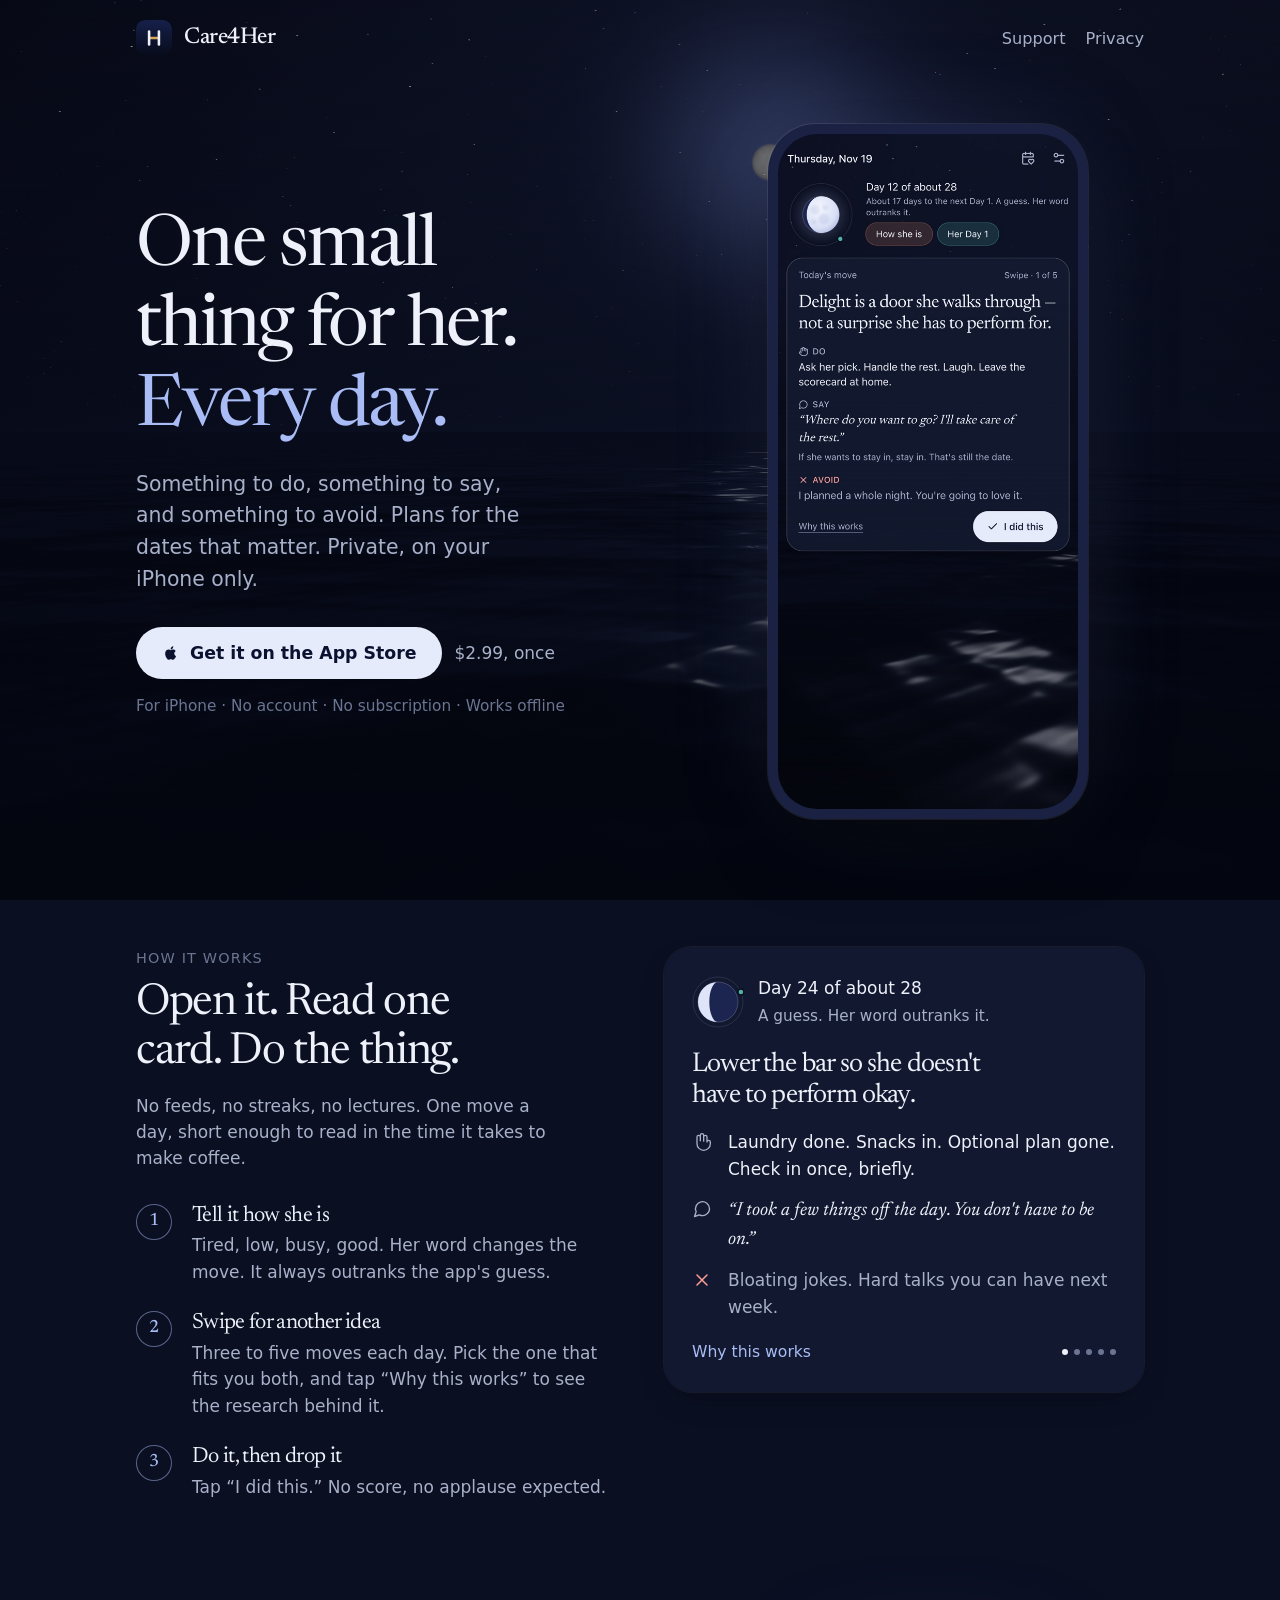
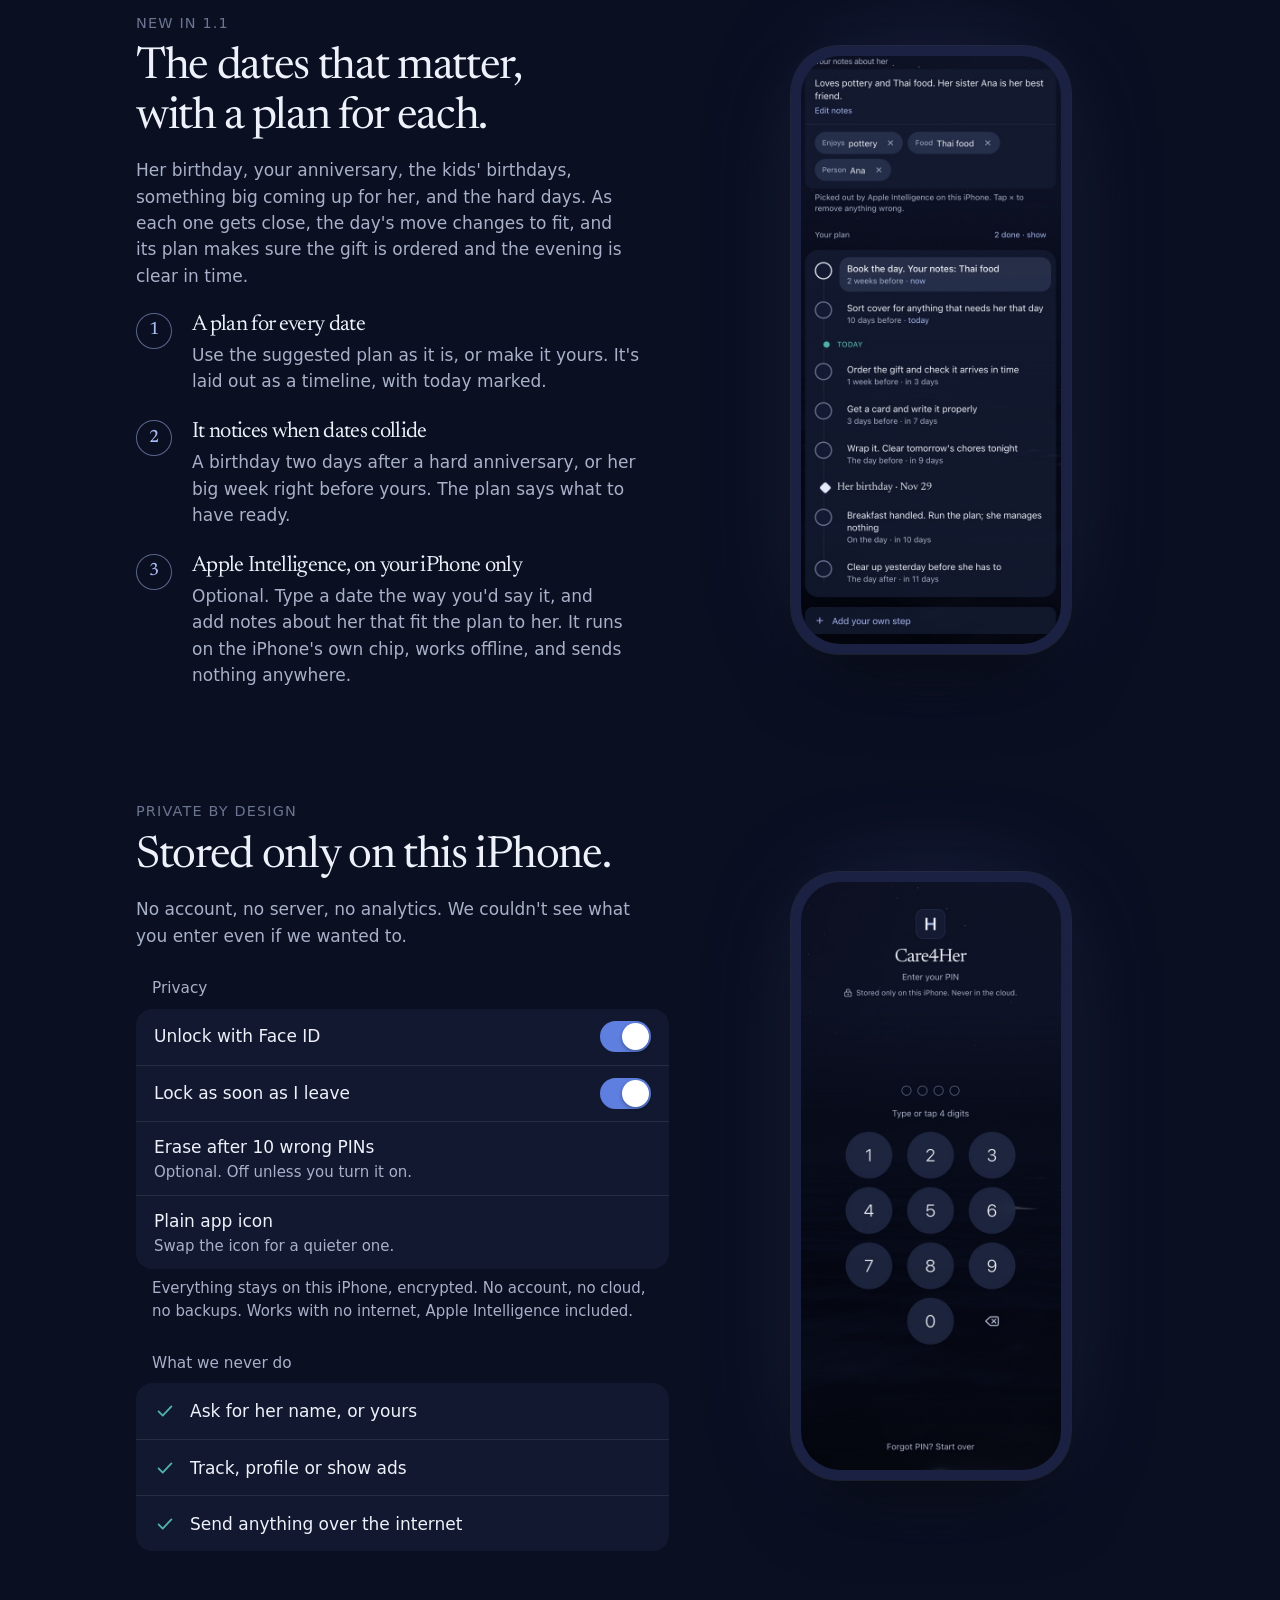
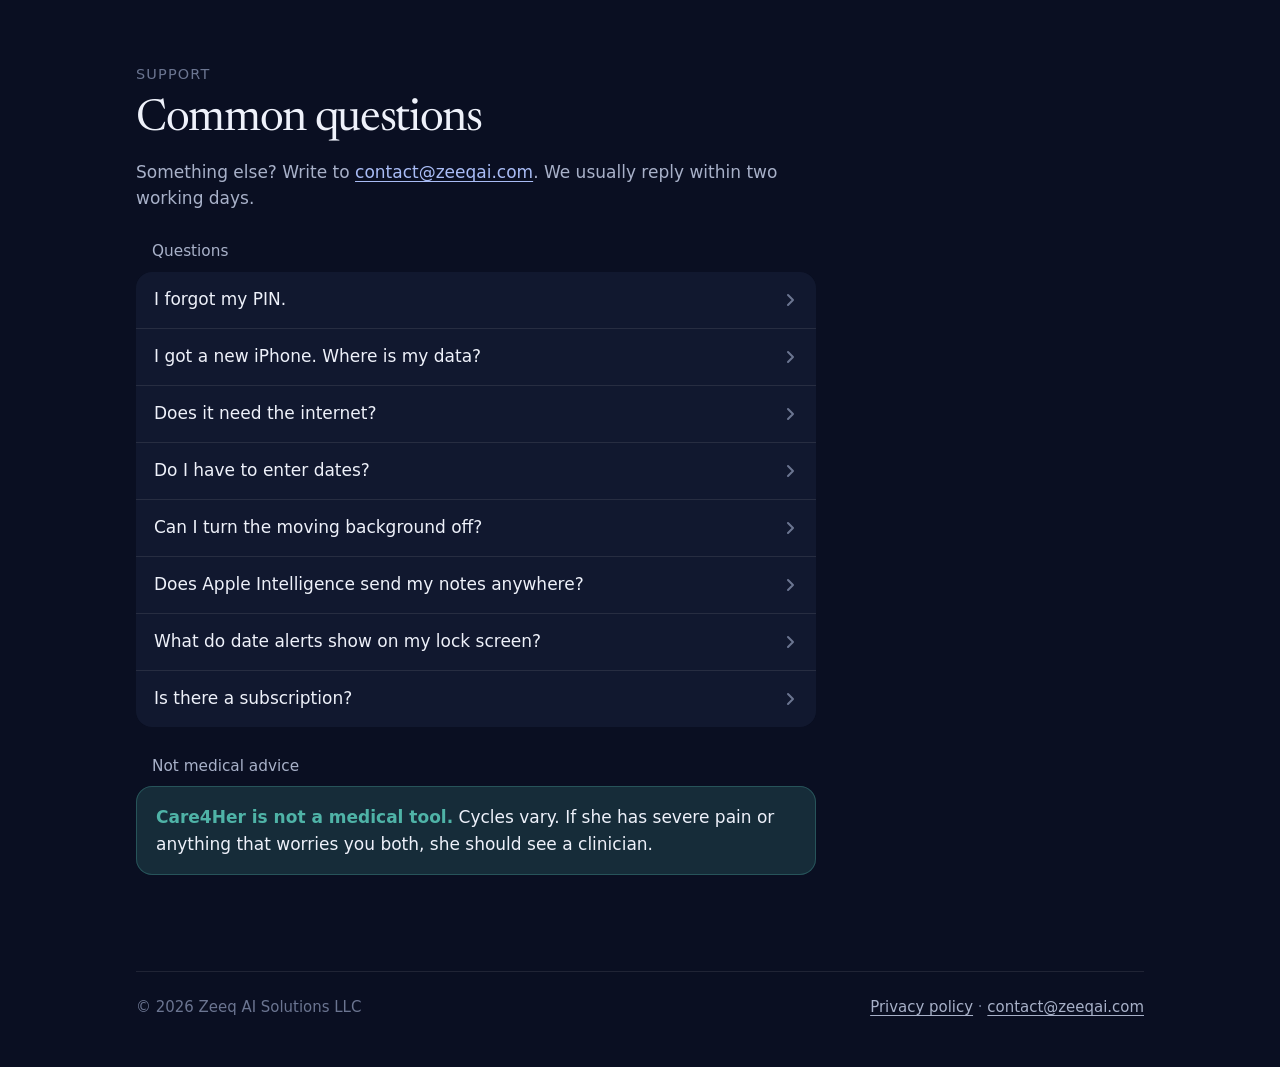
<file: index.html>
<!doctype html>
<html lang="en">
<head>
<meta charset="utf-8">
<meta name="viewport" content="width=device-width, initial-scale=1, viewport-fit=cover">
<title>Care4Her</title>
<meta name="description" content="Care4Her gives you one small thing to do for her each day. Private, on your iPhone only. No account, no tracking.">
<meta name="theme-color" content="#0a0f22">
<link rel="icon" href="favicon.svg">
<link rel="apple-touch-icon" href="favicon.svg">
<link rel="preconnect" href="https://fonts.googleapis.com">
<link rel="preconnect" href="https://fonts.gstatic.com" crossorigin>
<link rel="stylesheet" href="https://fonts.googleapis.com/css2?family=Newsreader:ital,opsz,wght@0,6..72,400;0,6..72,500;1,6..72,400&display=swap">
<link rel="stylesheet" href="style.css">
</head>
<body>
<canvas id="ocean" aria-hidden="true"></canvas>
<div class="shade" aria-hidden="true"></div>

<div class="wrap">
  <header class="top">
    <a class="brand" href="./"><img src="favicon.svg" alt="">Care4Her</a>
    <nav><a href="#support">Support</a><a href="privacy.html">Privacy</a></nav>
  </header>

  <main>
    <div class="hero">
      <div>
        <h1 class="rise">One small thing for her.<br><span class="brass">Every day.</span></h1>
        <p class="lede rise d1">Something to do, something to say, and something to avoid. Plans for the dates that matter. Private, on your iPhone only.</p>
        <div class="cta rise d2">
          <a class="btn btn-primary" href="https://apps.apple.com/app/id6836487883">
            <svg viewBox="0 0 24 24" fill="currentColor" aria-hidden="true"><path d="M16.37 12.6c-.02-2.27 1.86-3.36 1.94-3.41-1.06-1.55-2.7-1.76-3.28-1.78-1.4-.14-2.73.82-3.44.82-.71 0-1.8-.8-2.96-.78-1.52.02-2.93.89-3.71 2.25-1.58 2.75-.4 6.81 1.14 9.04.75 1.09 1.65 2.31 2.82 2.27 1.13-.05 1.56-.73 2.93-.73 1.37 0 1.75.73 2.95.71 1.22-.02 1.99-1.11 2.73-2.2.86-1.26 1.21-2.48 1.23-2.55-.03-.01-2.36-.9-2.38-3.58zM14.12 5.93c.62-.76 1.04-1.8.93-2.85-.9.04-1.99.6-2.63 1.35-.58.67-1.08 1.74-.95 2.77 1 .08 2.03-.51 2.65-1.27z"/></svg>
            Get it on the App Store
          </a>
          <span class="muted">$2.99, once</span>
        </div>
        <p class="fine rise d2">For iPhone · No account · No subscription · Works offline</p>
      </div>
      <div class="phone rise d1"><img src="img/01-today.jpg" alt="The Today screen in Care4Her: a moon showing where she is in her cycle, and a move with what to do, what to say and what to avoid." width="600" height="1304"></div>
    </div>

    <section>
      <div class="move">
        <div>
          <p class="eyebrow">How it works</p>
          <h2>Open it. Read one card. Do the thing.</h2>
          <p class="muted" style="margin:0 0 32px;max-width:44ch">No feeds, no streaks, no lectures. One move a day, short enough to read in the time it takes to make coffee.</p>
          <ol class="steps">
            <li><div><h3>Tell it how she is</h3><p>Tired, low, busy, good. Her word changes the move. It always outranks the app's guess.</p></div></li>
            <li><div><h3>Swipe for another idea</h3><p>Three to five moves each day. Pick the one that fits you both, and tap “Why this works” to see the research behind it.</p></div></li>
            <li><div><h3>Do it, then drop it</h3><p>Tap “I did this.” No score, no applause expected.</p></div></li>
          </ol>
        </div>

        <div class="card" aria-label="Example of a day's move">
          <div class="day">
            <svg class="ring" viewBox="0 0 52 52" aria-hidden="true"><circle cx="26" cy="26" r="25" fill="none" stroke="rgb(255 255 255 / 0.1)"/><circle cx="26" cy="26" r="20" fill="#1c2550" stroke="rgb(214 224 255 / 0.22)"/><path d="M 26 6 A 20 20 0 0 0 26 46 A 8.678 20 0 0 1 26 6 Z" fill="#dfe5f8"/><circle cx="48.9" cy="15.9" r="3" fill="#4fb3a7" stroke="#0a0f22" stroke-width="1.5"/></svg>
            <div><b>Day 24 of about 28</b><span>A guess. Her word outranks it.</span></div>
          </div>
          <h3>Lower the bar so she doesn't have to perform okay.</h3>
          <ul class="lines">
            <li><svg viewBox="0 0 24 24" fill="none" stroke="currentColor" stroke-width="1.6" stroke-linecap="round" stroke-linejoin="round" aria-hidden="true"><path d="M18 11V6a2 2 0 0 0-4 0v5M14 10V4a2 2 0 0 0-4 0v6M10 10.5V6a2 2 0 0 0-4 0v8a8 8 0 0 0 16 0v-2a2 2 0 0 0-4 0"/></svg><span><span class="sr">Do: </span>Laundry done. Snacks in. Optional plan gone. Check in once, briefly.</span></li>
            <li class="say"><svg viewBox="0 0 24 24" fill="none" stroke="currentColor" stroke-width="1.6" stroke-linecap="round" stroke-linejoin="round" aria-hidden="true"><path d="M21 11.5a8.4 8.4 0 0 1-12.2 7.5L3 21l2-5.8A8.4 8.4 0 1 1 21 11.5z"/></svg><span><q>I took a few things off the day. You don't have to be on.</q></span></li>
            <li class="avoid"><svg viewBox="0 0 24 24" fill="none" stroke="currentColor" stroke-width="1.8" stroke-linecap="round" aria-hidden="true"><path d="M6 6l12 12M18 6L6 18"/></svg><span>Bloating jokes. Hard talks you can have next week.</span></li>
          </ul>
          <div class="why"><span>Why this works</span><span class="dots" aria-hidden="true"><i></i><i></i><i></i><i></i><i></i></span></div>
        </div>
      </div>
    </section>

    <section>
      <div class="privacy-grid">
        <div>
          <p class="eyebrow">New in 1.1</p>
          <h2>The dates that matter, with a plan for each.</h2>
          <p class="muted" style="margin:0 0 24px;max-width:46ch">Her birthday, your anniversary, the kids' birthdays, something big coming up for her, and the hard days. As each one gets close, the day's move changes to fit, and its plan makes sure the gift is ordered and the evening is clear in time.</p>
          <ol class="steps">
            <li><div><h3>A plan for every date</h3><p>Use the suggested plan as it is, or make it yours. It's laid out as a timeline, with today marked.</p></div></li>
            <li><div><h3>It notices when dates collide</h3><p>A birthday two days after a hard anniversary, or her big week right before yours. The plan says what to have ready.</p></div></li>
            <li><div><h3>Apple Intelligence, on your iPhone only</h3><p>Optional. Type a date the way you'd say it, and add notes about her that fit the plan to her. It runs on the iPhone's own chip, works offline, and sends nothing anywhere.</p></div></li>
          </ol>
        </div>
        <div class="phone"><img src="img/03-plan.jpg" alt="A plan for her birthday in Care4Her: notes about her, facts picked out on the iPhone, and steps on a timeline." width="600" height="1304" loading="lazy"></div>
      </div>
    </section>

    <section>
      <div class="privacy-grid">
        <div>
          <p class="eyebrow">Private by design</p>
          <h2>Stored only on this iPhone.</h2>
          <p class="muted" style="margin:0;max-width:46ch">No account, no server, no analytics. We couldn't see what you enter even if we wanted to.</p>

          <p class="group-label">Privacy</p>
          <div class="group">
            <div class="row"><span class="label">Unlock with Face ID</span><span class="switch" aria-hidden="true"></span></div>
            <div class="row"><span class="label">Lock as soon as I leave</span><span class="switch" aria-hidden="true"></span></div>
            <div class="row"><span class="label">Erase after 10 wrong PINs<small>Optional. Off unless you turn it on.</small></span></div>
            <div class="row"><span class="label">Plain app icon<small>Swap the icon for a quieter one.</small></span></div>
          </div>
          <p class="group-foot">Everything stays on this iPhone, encrypted. No account, no cloud, no backups. Works with no internet, Apple Intelligence included.</p>

          <p class="group-label">What we never do</p>
          <div class="group">
            <div class="row"><svg class="check" viewBox="0 0 24 24" fill="none" stroke="currentColor" stroke-width="2" stroke-linecap="round" stroke-linejoin="round" aria-hidden="true"><path d="M5 12.5l4.5 4.5L19 7"/></svg><span class="label">Ask for her name, or yours</span></div>
            <div class="row"><svg class="check" viewBox="0 0 24 24" fill="none" stroke="currentColor" stroke-width="2" stroke-linecap="round" stroke-linejoin="round" aria-hidden="true"><path d="M5 12.5l4.5 4.5L19 7"/></svg><span class="label">Track, profile or show ads</span></div>
            <div class="row"><svg class="check" viewBox="0 0 24 24" fill="none" stroke="currentColor" stroke-width="2" stroke-linecap="round" stroke-linejoin="round" aria-hidden="true"><path d="M5 12.5l4.5 4.5L19 7"/></svg><span class="label">Send anything over the internet</span></div>
          </div>
        </div>
        <div class="phone"><img src="img/06-lock.jpg" alt="The Care4Her lock screen: stored only on this iPhone, never in the cloud." width="600" height="1304" loading="lazy"></div>
      </div>
    </section>

    <section id="support">
      <div class="narrow">
        <p class="eyebrow">Support</p>
        <h2>Common questions</h2>
        <p class="muted" style="margin:0">Something else? Write to <a href="mailto:contact@zeeqai.com">contact@zeeqai.com</a>. We usually reply within two working days.</p>

        <p class="group-label">Questions</p>
        <div class="group">
          <details><summary><span>I forgot my PIN.</span><svg viewBox="0 0 16 16" fill="none" stroke="currentColor" stroke-width="2" stroke-linecap="round" stroke-linejoin="round" aria-hidden="true"><path d="M6 3l5 5-5 5"/></svg></summary><p>On the lock screen, tap “Forgot PIN? Start over”. There is no account, so nothing can be recovered. That is what keeps it private.</p></details>
          <details><summary><span>I got a new iPhone. Where is my data?</span><svg viewBox="0 0 16 16" fill="none" stroke="currentColor" stroke-width="2" stroke-linecap="round" stroke-linejoin="round" aria-hidden="true"><path d="M6 3l5 5-5 5"/></svg></summary><p>Care4Her keeps everything on the phone it was set up on, and never in backups or iCloud. On a new phone you start fresh.</p></details>
          <details><summary><span>Does it need the internet?</span><svg viewBox="0 0 16 16" fill="none" stroke="currentColor" stroke-width="2" stroke-linecap="round" stroke-linejoin="round" aria-hidden="true"><path d="M6 3l5 5-5 5"/></svg></summary><p>No. It works fully offline and sends nothing anywhere.</p></details>
          <details><summary><span>Do I have to enter dates?</span><svg viewBox="0 0 16 16" fill="none" stroke="currentColor" stroke-width="2" stroke-linecap="round" stroke-linejoin="round" aria-hidden="true"><path d="M6 3l5 5-5 5"/></svg></summary><p>No. Choose “Use it without dates” during setup, or turn “Keep her dates” off later in Settings, which deletes them. You'll get everyday moves instead.</p></details>
          <details><summary><span>Can I turn the moving background off?</span><svg viewBox="0 0 16 16" fill="none" stroke="currentColor" stroke-width="2" stroke-linecap="round" stroke-linejoin="round" aria-hidden="true"><path d="M6 3l5 5-5 5"/></svg></summary><p>Yes. Settings → Background lets you pick Ocean, Calm ocean, Still or Off. The app also follows your iPhone's Reduce Motion setting.</p></details>
          <details><summary><span>Does Apple Intelligence send my notes anywhere?</span><svg viewBox="0 0 16 16" fill="none" stroke="currentColor" stroke-width="2" stroke-linecap="round" stroke-linejoin="round" aria-hidden="true"><path d="M6 3l5 5-5 5"/></svg></summary><p>No. Care4Her uses only Apple's on-device model, on iPhones that have Apple Intelligence turned on. It runs on the phone's own chip and works in flight mode. It's off until you turn it on in Settings, and turning it off deletes everything it picked out.</p></details>
          <details><summary><span>What do date alerts show on my lock screen?</span><svg viewBox="0 0 16 16" fill="none" stroke="currentColor" stroke-width="2" stroke-linecap="round" stroke-linejoin="round" aria-hidden="true"><path d="M6 3l5 5-5 5"/></svg></summary><p>At most one alert a day, saying only “2 things to do today” or “Something's coming up”. Turn on “Say what's due” in Settings if you want it to name the step and the date.</p></details>
          <details><summary><span>Is there a subscription?</span><svg viewBox="0 0 16 16" fill="none" stroke="currentColor" stroke-width="2" stroke-linecap="round" stroke-linejoin="round" aria-hidden="true"><path d="M6 3l5 5-5 5"/></svg></summary><p>No. You pay once on the App Store. No in-app purchases.</p></details>
        </div>

        <p class="group-label">Not medical advice</p>
        <div class="note"><b>Care4Her is not a medical tool.</b> Cycles vary. If she has severe pain or anything that worries you both, she should see a clinician.</div>
      </div>
    </section>
  </main>

  <footer><span>© 2026 Zeeq AI Solutions LLC</span><span><a href="privacy.html">Privacy policy</a> · <a href="mailto:contact@zeeqai.com">contact@zeeqai.com</a></span></footer>
</div>
<script src="ocean.js" defer></script>
</body>
</html>
</file>
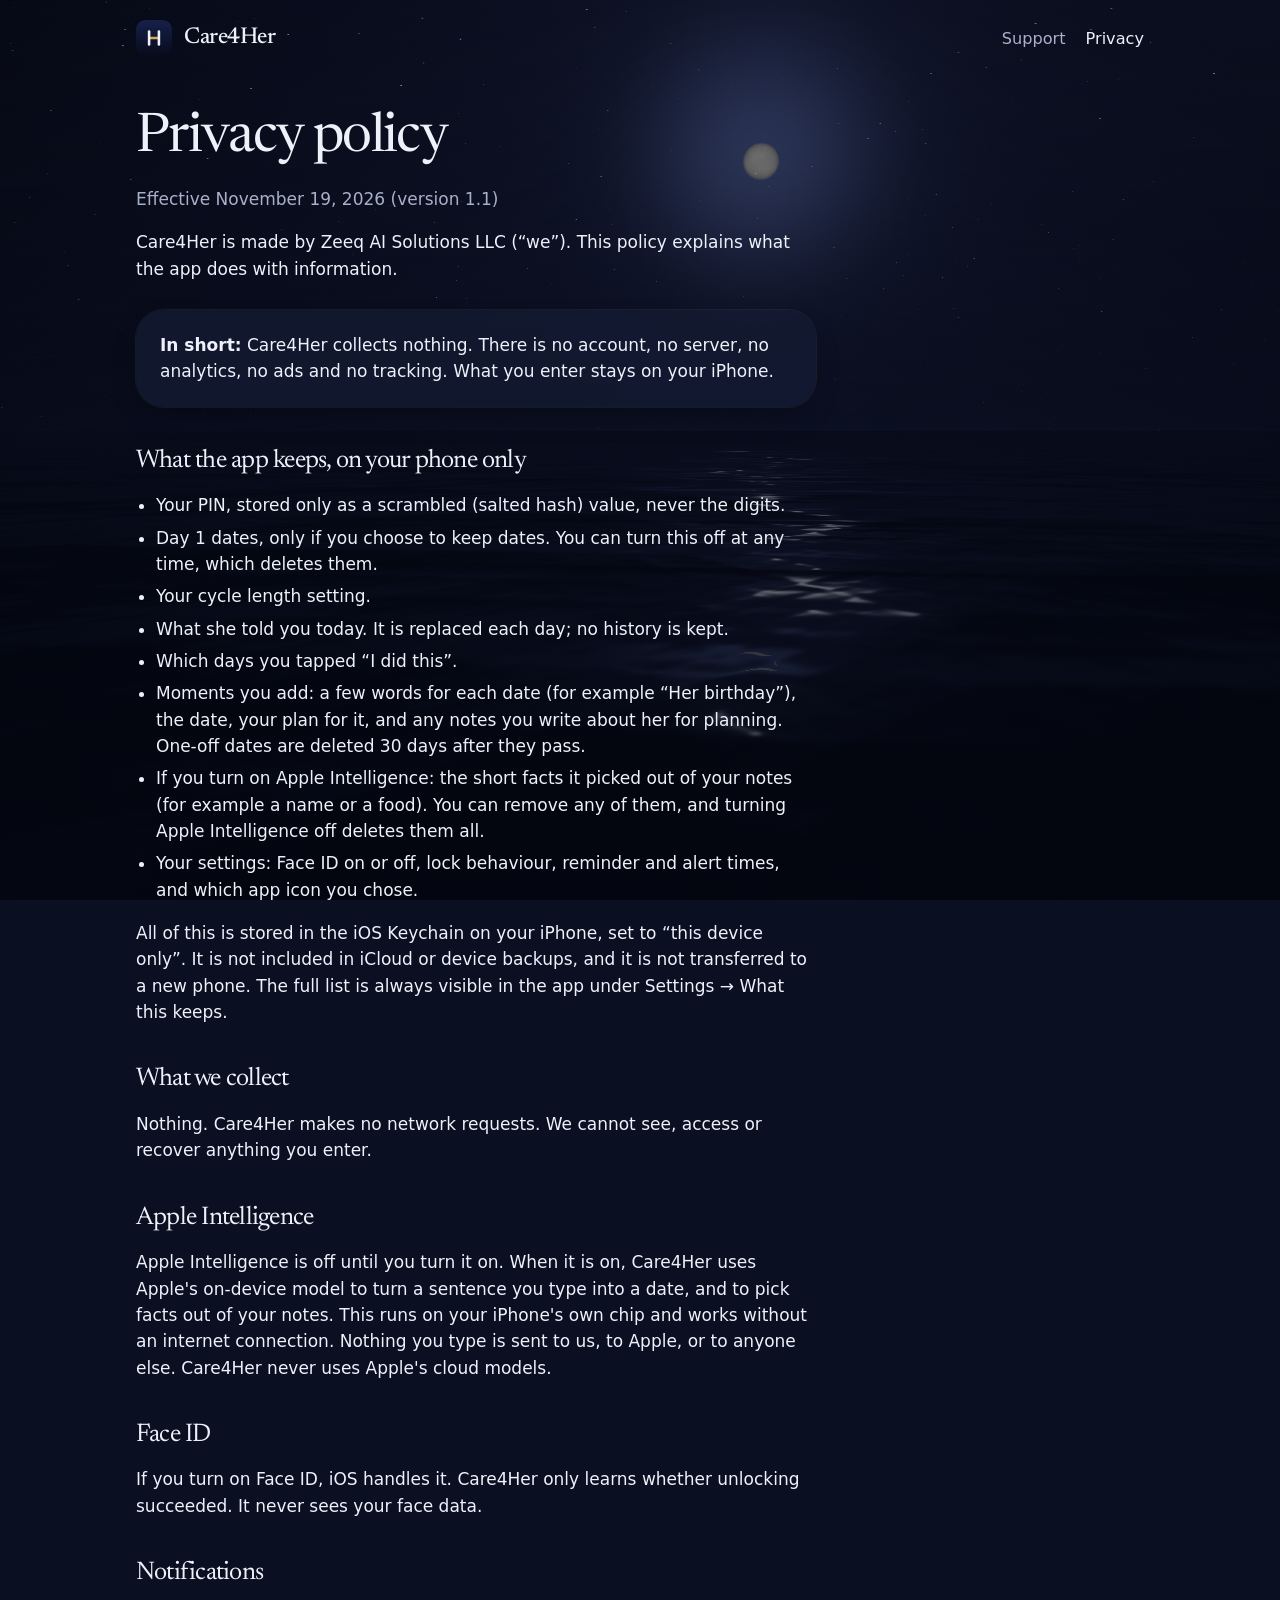
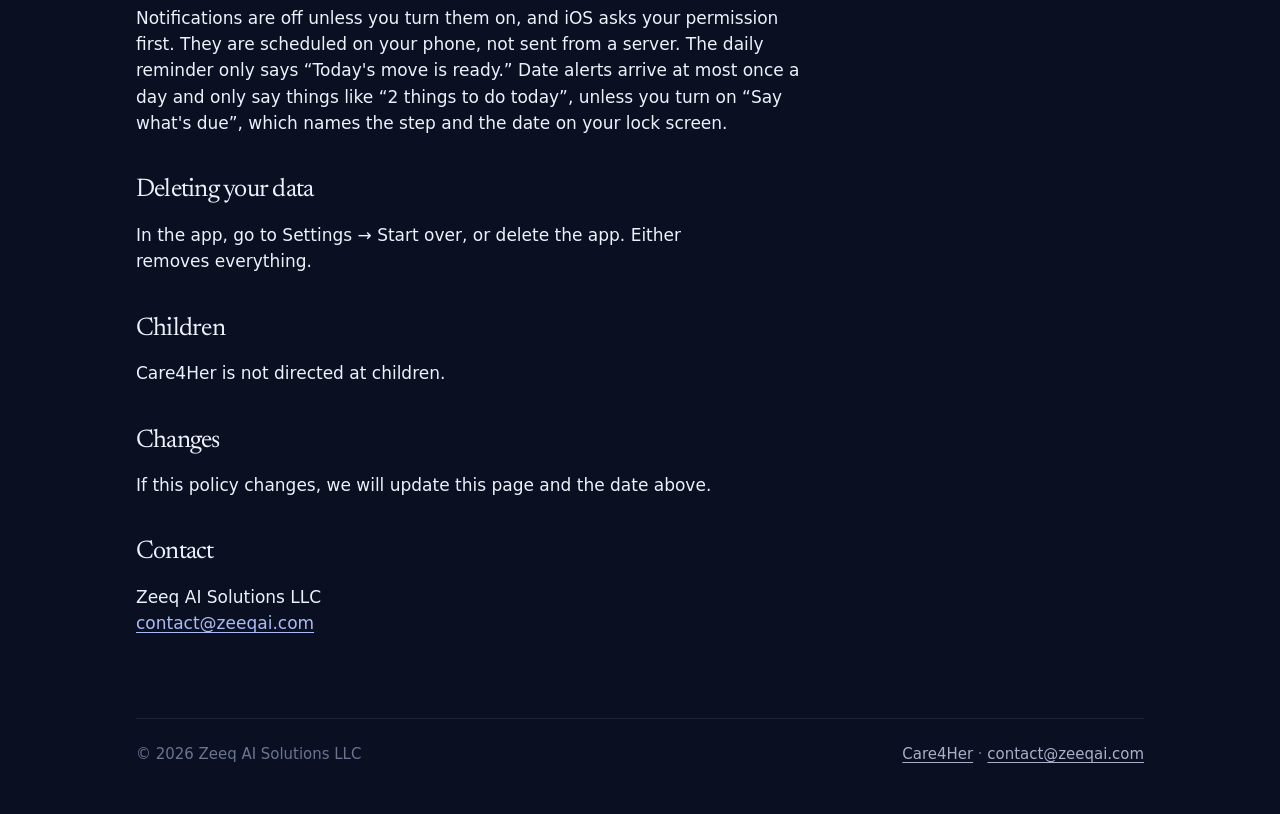
<file: privacy.html>
<!doctype html>
<html lang="en">
<head>
<meta charset="utf-8">
<meta name="viewport" content="width=device-width, initial-scale=1, viewport-fit=cover">
<title>Care4Her privacy policy</title>
<meta name="description" content="Care4Her collects nothing. No account, no server, no analytics, no tracking.">
<meta name="theme-color" content="#0a0f22">
<link rel="icon" href="favicon.svg">
<link rel="preconnect" href="https://fonts.googleapis.com">
<link rel="preconnect" href="https://fonts.gstatic.com" crossorigin>
<link rel="stylesheet" href="https://fonts.googleapis.com/css2?family=Newsreader:ital,opsz,wght@0,6..72,400;0,6..72,500;1,6..72,400&display=swap">
<link rel="stylesheet" href="style.css">
</head>
<body>
<canvas id="ocean" aria-hidden="true"></canvas>
<div class="shade" aria-hidden="true"></div>

<div class="wrap">
  <header class="top">
    <a class="brand" href="./"><img src="favicon.svg" alt="">Care4Her</a>
    <nav><a href="./#support">Support</a><a href="privacy.html" aria-current="page">Privacy</a></nav>
  </header>

  <main class="doc narrow">
<h1>Privacy policy</h1>
<p class="muted">Effective November 19, 2026 (version 1.1)</p>

<p>Care4Her is made by Zeeq AI Solutions LLC (“we”). This policy explains what the app does with information.</p>

<div class="card">
<p style="margin:0"><strong>In short:</strong> Care4Her collects nothing. There is no account, no server, no analytics, no ads and no tracking. What you enter stays on your iPhone.</p>
</div>

<h2>What the app keeps, on your phone only</h2>
<ul>
<li>Your PIN, stored only as a scrambled (salted hash) value, never the digits.</li>
<li>Day 1 dates, only if you choose to keep dates. You can turn this off at any time, which deletes them.</li>
<li>Your cycle length setting.</li>
<li>What she told you today. It is replaced each day; no history is kept.</li>
<li>Which days you tapped “I did this”.</li>
<li>Moments you add: a few words for each date (for example “Her birthday”), the date, your plan for it, and any notes you write about her for planning. One-off dates are deleted 30 days after they pass.</li>
<li>If you turn on Apple Intelligence: the short facts it picked out of your notes (for example a name or a food). You can remove any of them, and turning Apple Intelligence off deletes them all.</li>
<li>Your settings: Face ID on or off, lock behaviour, reminder and alert times, and which app icon you chose.</li>
</ul>
<p>All of this is stored in the iOS Keychain on your iPhone, set to “this device only”. It is not included in iCloud or device backups, and it is not transferred to a new phone. The full list is always visible in the app under Settings → What this keeps.</p>

<h2>What we collect</h2>
<p>Nothing. Care4Her makes no network requests. We cannot see, access or recover anything you enter.</p>

<h2>Apple Intelligence</h2>
<p>Apple Intelligence is off until you turn it on. When it is on, Care4Her uses Apple's on-device model to turn a sentence you type into a date, and to pick facts out of your notes. This runs on your iPhone's own chip and works without an internet connection. Nothing you type is sent to us, to Apple, or to anyone else. Care4Her never uses Apple's cloud models.</p>

<h2>Face ID</h2>
<p>If you turn on Face ID, iOS handles it. Care4Her only learns whether unlocking succeeded. It never sees your face data.</p>

<h2>Notifications</h2>
<p>Notifications are off unless you turn them on, and iOS asks your permission first. They are scheduled on your phone, not sent from a server. The daily reminder only says “Today's move is ready.” Date alerts arrive at most once a day and only say things like “2 things to do today”, unless you turn on “Say what's due”, which names the step and the date on your lock screen.</p>

<h2>Deleting your data</h2>
<p>In the app, go to Settings → Start over, or delete the app. Either removes everything.</p>

<h2>Children</h2>
<p>Care4Her is not directed at children.</p>

<h2>Changes</h2>
<p>If this policy changes, we will update this page and the date above.</p>

<h2>Contact</h2>
<p>Zeeq AI Solutions LLC<br><a href="mailto:contact@zeeqai.com">contact@zeeqai.com</a></p>

  </main>

  <footer><span>© 2026 Zeeq AI Solutions LLC</span><span><a href="./">Care4Her</a> · <a href="mailto:contact@zeeqai.com">contact@zeeqai.com</a></span></footer>
</div>
<script src="ocean.js" defer></script>
</body>
</html>
</file>
<file: style.css>
/* Night Tide, the same tokens as the Care4Her app (src/styles.css). */
:root {
  --bg: #0a0f22;
  --surface: rgb(20 27 50 / 0.82);
  --surface-2: rgb(44 54 88 / 0.85);
  --sheet: #141b32;
  --fg: #eef1fa;
  --muted: #a8b1c9;
  --subtle: #6b7591;
  --border: rgb(255 255 255 / 0.09);
  --accent: #e6ebfb;
  --accent-fg: #0b1230;
  --link: #a9bcf5;
  --her: #c97b5a;
  --her-soft: rgb(201 123 90 / 0.2);
  --cycle: #4fb3a7;
  --cycle-soft: rgb(79 179 167 / 0.18);
  --danger: #ff9e97;
  --display: "Newsreader", "Iowan Old Style", Palatino, serif;
  --sans: -apple-system, BlinkMacSystemFont, "Segoe UI", system-ui, sans-serif;
  --ease: cubic-bezier(0.22, 1, 0.36, 1);
  color-scheme: dark;
}

* { box-sizing: border-box; }

html {
  background: var(--bg);
  color: var(--fg);
  font: 17px/1.55 var(--sans);
  -webkit-font-smoothing: antialiased;
  -moz-osx-font-smoothing: grayscale;
  -webkit-text-size-adjust: 100%;
}

body { margin: 0; background: transparent; overflow-x: hidden; }

/* Scene: the WebGL ocean, a gradient fallback, and a band that keeps text readable. */
#ocean {
  position: fixed; inset: 0; z-index: -2; width: 100%; height: 100%;
  background: linear-gradient(180deg, #05081a 0%, #111a3a 45%, #04070f 100%);
}
.shade {
  position: fixed; inset: 0; z-index: -1; pointer-events: none;
  background: linear-gradient(180deg, rgb(4 7 18 / 0.15) 0%, rgb(4 7 18 / 0.55) 45%, rgb(4 7 18 / 0.7) 100%);
}

.wrap { max-width: 1040px; margin: 0 auto; padding: 0 16px; }
.narrow { max-width: 680px; }

/* Header */
.top { display: flex; align-items: center; justify-content: space-between; padding: 20px 0; }
.brand { display: flex; align-items: center; gap: 12px; color: var(--fg); text-decoration: none; font: 500 1.35rem/1 var(--display); letter-spacing: -0.02em; }
.brand img { width: 36px; height: 36px; border-radius: 9px; }
.top nav a { color: var(--muted); text-decoration: none; font-size: 0.95rem; margin-left: 20px; }
.top nav a:hover, .top nav a[aria-current] { color: var(--fg); }

h1, h2, h3 { font-family: var(--display); font-weight: 400; letter-spacing: -0.03em; line-height: 1.12; text-wrap: balance; margin: 0; }
p { text-wrap: pretty; }
a { color: var(--link); text-underline-offset: 3px; }
:focus-visible { outline: 2px solid var(--link); outline-offset: 3px; border-radius: 6px; }
.muted { color: var(--muted); }
.brass { color: var(--link); }

/* Hero */
.hero { display: grid; grid-template-columns: 1.1fr 0.9fr; gap: 48px; align-items: center; padding: 48px 0 72px; }
.hero h1 { font-size: clamp(2.6rem, 6vw, 4.2rem); }
.lede { font-size: 1.2rem; color: var(--muted); margin: 20px 0 32px; max-width: 30ch; }
.cta { display: flex; flex-wrap: wrap; gap: 12px; align-items: center; }
.btn {
  display: inline-flex; align-items: center; justify-content: center; gap: 10px;
  min-height: 52px; padding: 0 26px; border-radius: 999px;
  font: 600 1.02rem/1 var(--sans); text-decoration: none;
  transition: transform 160ms var(--ease), filter 160ms var(--ease);
}
.btn:active { transform: scale(0.97); }
.btn-primary { background: var(--accent); color: var(--accent-fg); }
.btn-primary:hover { filter: brightness(1.06); }
.btn-her { background: var(--her-soft); color: var(--fg); box-shadow: inset 0 0 0 1px rgb(201 123 90 / 0.45); }
.btn-cycle { background: var(--cycle-soft); color: var(--fg); box-shadow: inset 0 0 0 1px rgb(79 179 167 / 0.45); }
.btn svg { width: 18px; height: 18px; }
.fine { font-size: 0.9rem; color: var(--subtle); margin-top: 16px; }

.phone {
  justify-self: center; width: min(320px, 78vw); aspect-ratio: 1320 / 2868;
  border-radius: 48px; padding: 10px; background: #1a2142;
  box-shadow: 0 0 0 1px rgb(255 255 255 / 0.08), 0 40px 80px -30px rgb(0 0 0 / 0.8), 0 0 120px -40px rgb(120 140 220 / 0.35);
}
.phone img { display: block; width: 100%; height: 100%; object-fit: cover; border-radius: 39px; }

/* Sections */
section { padding: 56px 0; }
.eyebrow { font-size: 0.85rem; color: var(--subtle); text-transform: uppercase; letter-spacing: 0.08em; margin: 0 0 10px; }
section h2 { font-size: clamp(1.9rem, 4vw, 2.6rem); margin-bottom: 14px; }
.section-head p { color: var(--muted); max-width: 52ch; margin: 0 0 32px; }

/* The day's move: the same do / say / avoid layout as Today in the app. */
.move { display: grid; grid-template-columns: 1fr 1fr; gap: 48px; align-items: start; }
.card { background: var(--surface); border-radius: 28px; padding: 28px; box-shadow: 0 0 0 1px rgb(255 255 255 / 0.06), 0 12px 32px -16px rgb(0 0 0 / 0.55); backdrop-filter: blur(6px); -webkit-backdrop-filter: blur(6px); }
.card .day { display: flex; align-items: center; gap: 14px; margin-bottom: 22px; }
.ring { width: 52px; height: 52px; flex: none; }
.card .day b { display: block; font-weight: 500; }
.card .day span { color: var(--muted); font-size: 0.9rem; }
.card h3 { font-size: 1.6rem; margin-bottom: 18px; }
.lines { list-style: none; padding: 0; margin: 0; display: grid; gap: 14px; }
.lines li { display: grid; grid-template-columns: 22px 1fr; gap: 14px; }
.lines svg { width: 20px; height: 20px; margin-top: 3px; color: var(--muted); }
.lines .say q { font: italic 1.12rem/1.4 var(--display); quotes: "“" "”"; }
.lines .avoid svg { color: var(--danger); }
.lines .avoid { color: var(--muted); }
.card .why { margin-top: 20px; font-size: 0.92rem; color: var(--link); display: flex; justify-content: space-between; }
.dots { display: inline-flex; gap: 6px; align-items: center; }
.dots i { width: 6px; height: 6px; border-radius: 50%; background: var(--subtle); }
.dots i:first-child { background: var(--fg); }

.steps { list-style: none; padding: 0; margin: 0; display: grid; gap: 26px; counter-reset: s; }
.steps li { display: grid; grid-template-columns: 40px 1fr; gap: 16px; }
.steps li::before {
  counter-increment: s; content: counter(s);
  width: 36px; height: 36px; border-radius: 50%; display: grid; place-items: center;
  font: 500 1.05rem/1 var(--display); color: var(--link); box-shadow: inset 0 0 0 1px rgb(169 188 245 / 0.5);
}
.steps h3 { font-size: 1.3rem; margin-bottom: 4px; }
.steps p { margin: 0; color: var(--muted); }

/* iOS grouped lists, as in the app's Settings. */
.group-label { font-size: 0.9rem; color: var(--muted); margin: 28px 16px 8px; }
.group { background: var(--surface); border-radius: 16px; overflow: hidden; backdrop-filter: blur(6px); -webkit-backdrop-filter: blur(6px); }
.row { display: flex; align-items: center; gap: 14px; min-height: 56px; padding: 12px 18px; border-top: 1px solid var(--border); }
.row:first-child { border-top: 0; }
.row .label { flex: 1; }
.row .label small { display: block; color: var(--muted); font-size: 0.88rem; line-height: 1.4; margin-top: 2px; }
.switch { width: 51px; height: 31px; border-radius: 999px; background: #5f7fe0; position: relative; flex: none; }
.switch::after { content: ""; position: absolute; top: 2px; right: 2px; width: 27px; height: 27px; border-radius: 50%; background: #fff; box-shadow: 0 2px 4px rgb(0 0 0 / 0.3); }
.check { width: 22px; height: 22px; color: var(--cycle); flex: none; }
.group-foot { font-size: 0.88rem; color: var(--muted); margin: 8px 16px 0; }

.privacy-grid { display: grid; grid-template-columns: 1fr 0.8fr; gap: 48px; align-items: center; }
.privacy-grid .phone { width: min(280px, 70vw); }

/* FAQ: grouped list rows that open like a disclosure. */
details { border-top: 1px solid var(--border); }
details:first-child { border-top: 0; }
summary { list-style: none; cursor: pointer; display: flex; align-items: center; gap: 12px; min-height: 56px; padding: 12px 18px; }
summary::-webkit-details-marker { display: none; }
summary span { flex: 1; }
summary svg { width: 16px; height: 16px; color: var(--subtle); transition: transform 200ms var(--ease); flex: none; }
details[open] summary svg { transform: rotate(90deg); }
details p { margin: 0; padding: 0 18px 16px; color: var(--muted); }

.note { border-radius: 16px; padding: 18px 20px; background: var(--cycle-soft); box-shadow: inset 0 0 0 1px rgb(79 179 167 / 0.3); color: var(--fg); }
.note b { color: var(--cycle); font-weight: 600; }

/* Long-form text (privacy policy) */
.doc { padding: 32px 0 24px; }
.doc h1 { font-size: clamp(2.3rem, 5vw, 3.2rem); margin-bottom: 8px; }
.doc h2 { font-size: 1.5rem; margin: 40px 0 10px; }
.doc ul { padding-left: 20px; }
.doc li { margin: 6px 0; }
.doc .card { padding: 22px 24px; margin: 28px 0; }

footer { border-top: 1px solid var(--border); margin-top: 40px; padding: 24px 0 48px; color: var(--subtle); font-size: 0.88rem; display: flex; flex-wrap: wrap; gap: 8px 20px; justify-content: space-between; }
footer a { color: var(--muted); }

/* Entrance */
.rise { animation: rise 600ms var(--ease) both; }
.rise.d1 { animation-delay: 80ms; }
.rise.d2 { animation-delay: 160ms; }
@keyframes rise { from { opacity: 0; transform: translateY(12px); } to { opacity: 1; transform: none; } }

@media (max-width: 820px) {
  .hero, .move, .privacy-grid { grid-template-columns: 1fr; gap: 40px; }
  .hero { padding: 24px 0 48px; text-align: left; }
  .privacy-grid .phone { display: none; }
  section { padding: 40px 0; }
  .card { padding: 22px; border-radius: 24px; }
}

@media (prefers-reduced-motion: reduce) {
  .rise { animation: none; }
  * { transition: none !important; }
}

.sr { position: absolute; width: 1px; height: 1px; overflow: hidden; clip: rect(0 0 0 0); white-space: nowrap; }
</file>
